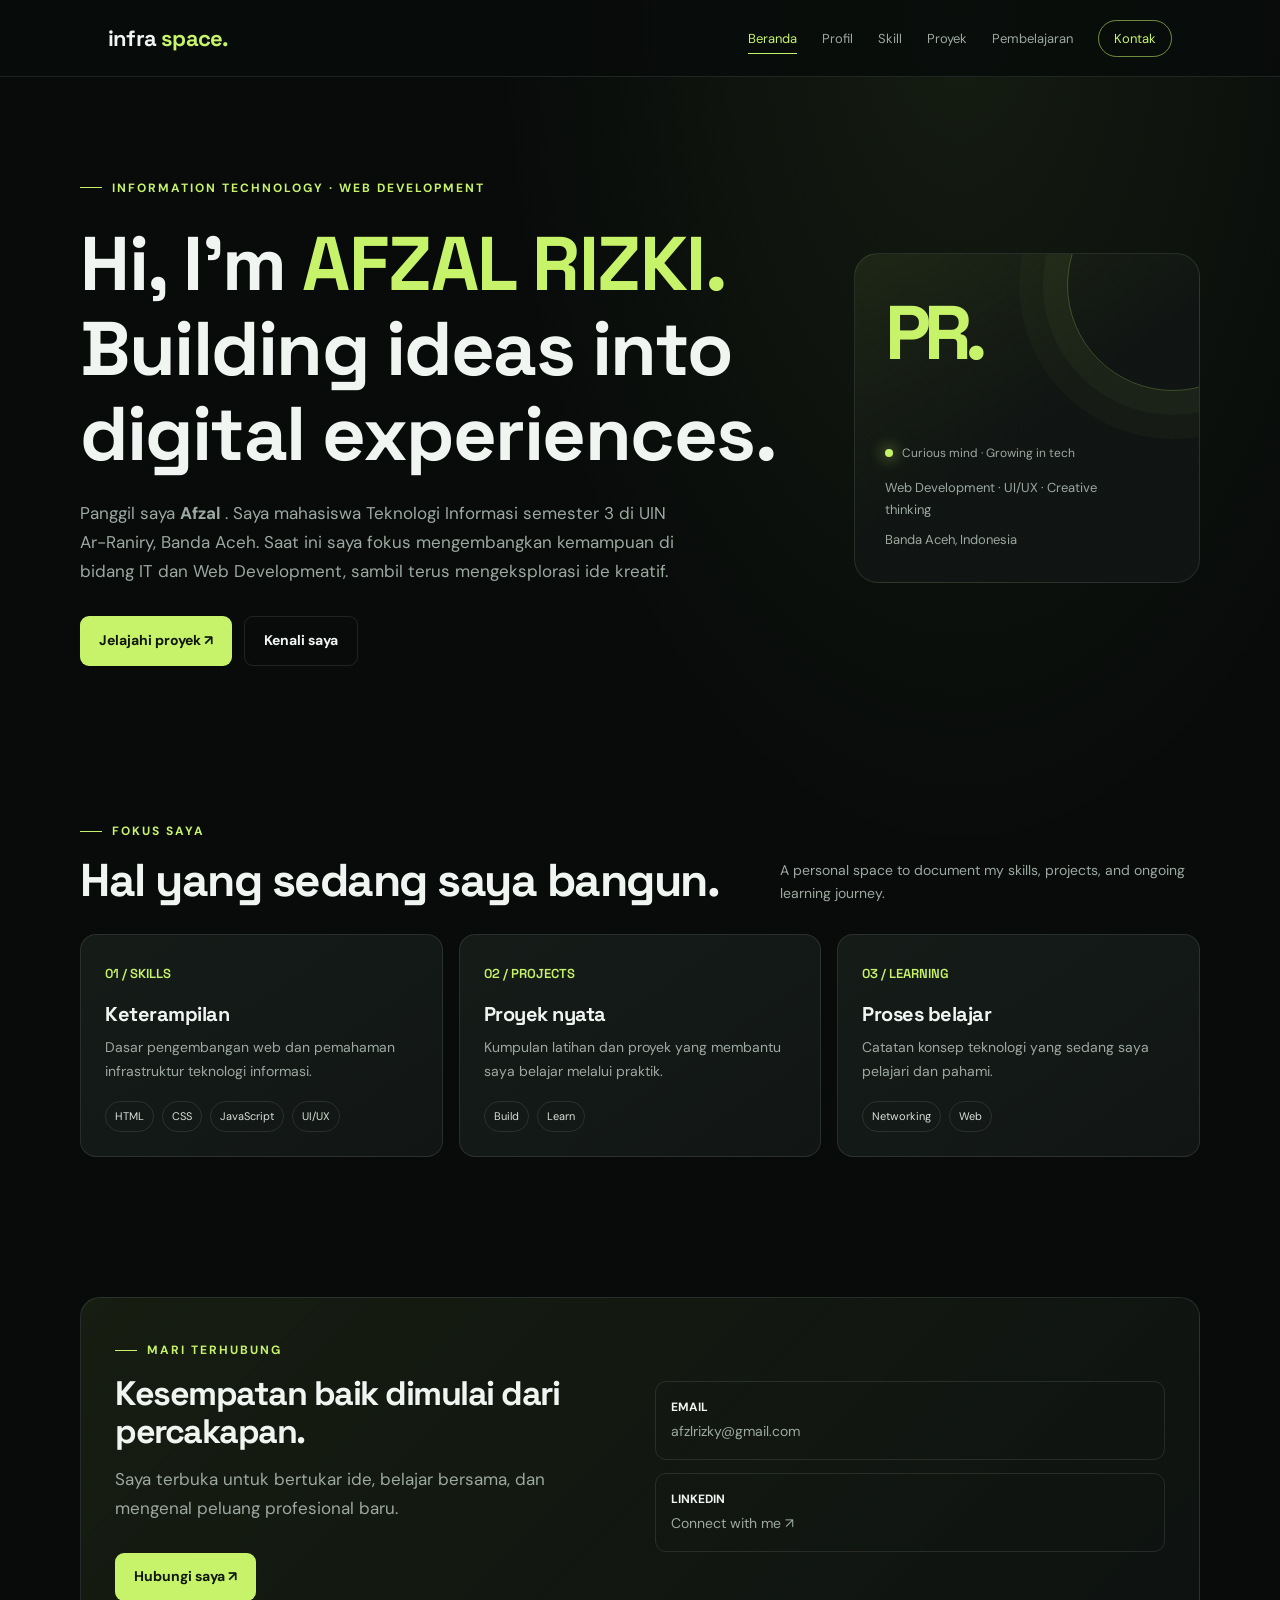
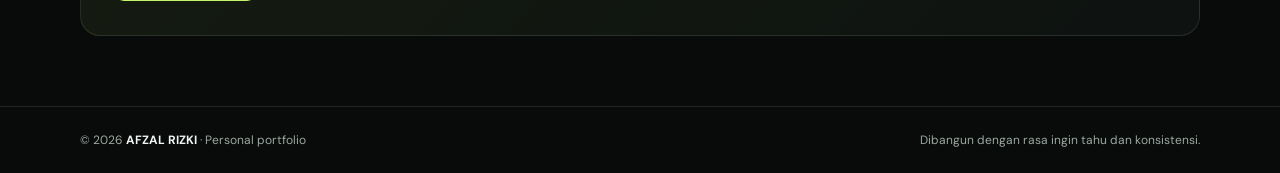
<file: index.html>
<!DOCTYPE html>
<html lang="id">
 <head>
  <meta charset="utf-8"/>
  <meta content="width=device-width, initial-scale=1.0" name="viewport"/>
  <meta content="#080b0a" name="theme-color"/>
  <meta content="Portofolio AFZAL RIZKI &mdash; Information Technology, Web Development, dan kreativitas." name="description"/>
  <title>
   AFZAL RIZKI | Personal Portfolio
  </title>
<link rel="stylesheet" href="style.css">
 </head>
 <body>
  <header class="navbar-wrap">
   <nav class="navbar">
    <a class="logo" href="index.html">
     infra
     <span>
      space.
     </span>
    </a>
    <button aria-expanded="false" aria-label="Buka menu" class="menu-toggle">
     ☰
    </button>
    <ul class="menu">
     <li>
      <a class="aktif" href="index.html">
       Beranda
      </a>
     </li>
     <li>
      <a class="" href="profil.html">
       Profil
      </a>
     </li>
     <li>
      <a class="" href="skill.html">
       Skill
      </a>
     </li>
     <li>
      <a class="" href="proyek.html">
       Proyek
      </a>
     </li>
     <li>
      <a class="" href="materi.html">
       Pembelajaran
      </a>
     </li>
     <li>
      <a class="nav-cta" href="kontak.html">
       Kontak
      </a>
     </li>
    </ul>
   </nav>
  </header>
  <main class="container">
   <section class="hero">
    <div class="reveal">
     <span class="eyebrow">
      Information Technology &middot; Web Development
     </span>
     <h1>
      Hi, I&rsquo;m
      <span>
       AFZAL RIZKI.
      </span>
      <br/>
      Building ideas into digital experiences.
     </h1>
     <p class="lead">
      Panggil saya
      <strong>
       Afzal
      </strong>
      . Saya mahasiswa Teknologi Informasi semester 3 di UIN Ar-Raniry, Banda Aceh. Saat ini saya fokus mengembangkan kemampuan di bidang IT dan Web Development, sambil terus mengeksplorasi ide kreatif.
     </p>
     <div class="actions">
      <a class="button button-primary" href="proyek.html">
       Jelajahi proyek &nearrow;
      </a>
      <a class="button button-secondary" href="profil.html">
       Kenali saya
      </a>
     </div>
    </div>
    <aside class="hero-card reveal">
     <div class="monogram">
      PR.
     </div>
     <div>
      <div class="status">
       Curious mind &middot; Growing in tech
      </div>
      <p class="card-caption" style="margin-top:14px">
       Web Development &middot; UI/UX &middot; Creative thinking
      </p>
      <p class="card-caption" style="margin-top:8px">
       Banda Aceh, Indonesia
      </p>
     </div>
    </aside>
   </section>
   <section class="section">
    <div class="section-head">
     <div>
      <span class="eyebrow">
       Fokus saya
      </span>
      <h2>
       Hal yang sedang saya bangun.
      </h2>
     </div>
     <p>
      A personal space to document my skills, projects, and ongoing learning journey.
     </p>
    </div>
    <div class="grid">
     <a class="panel" href="skill.html">
      <span class="number">
       01 / SKILLS
      </span>
      <h3>
       Keterampilan
      </h3>
      <p>
       Dasar pengembangan web dan pemahaman infrastruktur teknologi informasi.
      </p>
      <div class="tags">
       <span class="tag">
        HTML
       </span>
       <span class="tag">
        CSS
       </span>
       <span class="tag">
        JavaScript
       </span>
       <span class="tag">
        UI/UX
       </span>
      </div>
     </a>
     <a class="panel" href="proyek.html">
      <span class="number">
       02 / PROJECTS
      </span>
      <h3>
       Proyek nyata
      </h3>
      <p>
       Kumpulan latihan dan proyek yang membantu saya belajar melalui praktik.
      </p>
      <div class="tags">
       <span class="tag">
        Build
       </span>
       <span class="tag">
        Learn
       </span>
      </div>
     </a>
     <a class="panel" href="materi.html">
      <span class="number">
       03 / LEARNING
      </span>
      <h3>
       Proses belajar
      </h3>
      <p>
       Catatan konsep teknologi yang sedang saya pelajari dan pahami.
      </p>
      <div class="tags">
       <span class="tag">
        Networking
       </span>
       <span class="tag">
        Web
       </span>
      </div>
     </a>
    </div>
   </section>
   <section class="section">
    <div class="contact-box">
     <div>
      <span class="eyebrow">
       Mari terhubung
      </span>
      <h2>
       Kesempatan baik dimulai dari percakapan.
      </h2>
      <p class="lead">
       Saya terbuka untuk bertukar ide, belajar bersama, dan mengenal peluang profesional baru.
      </p>
      <div class="actions">
       <a class="button button-primary" href="kontak.html">
        Hubungi saya &nearrow;
       </a>
      </div>
     </div>
     <div class="contact-details">
      <a class="contact-link" href="mailto:afzlrizky@gmail.com">
       <strong>
        EMAIL
       </strong>
       afzlrizky@gmail.com
      </a>
      <a class="contact-link" href="https://www.linkedin.com/in/afzal-rizki-b48575414" rel="noopener noreferrer" target="_blank">
       <strong>
        LINKEDIN
       </strong>
       Connect with me &nearrow;
      </a>
     </div>
    </div>
   </section>
  </main>
  <footer class="footer">
   <div class="footer-inner">
    <span>
     &copy; 2026
     <strong>
      AFZAL RIZKI
     </strong>
     &middot; Personal portfolio
    </span>
    <span>
     Dibangun dengan rasa ingin tahu dan konsistensi.
    </span>
   </div>
  </footer>
  <script src="script.js"></script>
  </script>
 </body>
</html>
</file>
<file: style.css>
@import url('https://fonts.googleapis.com/css2?family=DM+Sans:wght@400;500;600;700&family=Space+Grotesk:wght@400;500;600;700&display=swap');
:root {
    --bg:#080b0a;
    --panel:#111614;
    --panel2:#151c18;
    --text:#f1f5f2;
    --muted:#9ca9a1;
    --accent:#c7f36b;
    --line:rgba(255,255,255,.1);
    --max:1120px;
}
* {
    box-sizing:border-box;
    margin:0;
    padding:0;
}
html {
    scroll-behavior:smooth;
    scroll-padding-top:100px;
}
body {
    font-family:'DM Sans',sans-serif;
    background:radial-gradient(ellipse at 75% 0%,rgba(114,153,70,.12),transparent 34%),var(--bg);
    color:var(--text);
    line-height:1.7;
    min-height:100vh;
    opacity:0;
    animation:pageEnter .85s cubic-bezier(.22,1,.36,1) forwards;
    overflow-x:hidden;
}
a {
    color:inherit;
    text-decoration:none;
}
.navbar {
    max-width:var(--max);
    margin:auto;
    padding:24px 28px;
    display:flex;
    align-items:center;
    justify-content:space-between;
    gap:22px;
}
.navbar-wrap {
    border-bottom:1px solid var(--line);
    background:rgba(8,11,10,.82);
    position:sticky;
    top:0;
    z-index:10;
    backdrop-filter:blur(14px);
}
.logo {
    font:700 22px 'Space Grotesk',sans-serif;
    letter-spacing:-.8px;
}
.logo span {
    color:var(--accent);
}
.menu {
    list-style:none;
    display:flex;
    align-items:center;
    gap:25px;
}
.menu a {
    color:var(--muted);
    font-size:13px;
    transition:color .3s ease,background .3s ease,transform .3s ease;
    position:relative;
}
.menu a:not(.nav-cta):after {
    content:'';
    position:absolute;
    left:0;
    right:100%;
    bottom:-7px;
    height:1px;
    background:var(--accent);
    transition:right .35s cubic-bezier(.22,1,.36,1);
}
.menu a:not(.nav-cta):hover:after,.menu a:not(.nav-cta).aktif:after {
    right:0;
}
.menu a:hover,.menu a.aktif {
    color:var(--accent);
}
.menu a.nav-cta {
    border:1px solid rgba(199,243,107,.55);
    border-radius:999px;
    padding:9px 15px;
    color:var(--accent);
}
.menu-toggle {
    display:none;
    background:transparent;
    border:1px solid var(--line);
    color:var(--text);
    border-radius:9px;
    padding:8px 12px;
    font-size:18px;
}
.container {
    width:min(var(--max),100% - 48px);
    margin:0 auto;
}
.hero {
    min-height:74vh;
    display:grid;
    grid-template-columns:1.35fr .65fr;
    align-items:center;
    gap:55px;
    padding:90px 0 75px;
}
.eyebrow {
    display:inline-flex;
    align-items:center;
    gap:10px;
    color:var(--accent);
    font-size:12px;
    letter-spacing:2px;
    text-transform:uppercase;
    font-weight:700;
}
.eyebrow:before {
    content:'';
    width:22px;
    height:1px;
    background:var(--accent);
}
h1,h2,h3 {
    font-family:'Space Grotesk',sans-serif;
    letter-spacing:-1.5px;
    line-height:1.12;
}
h1 {
    font-size:clamp(42px,6vw,76px);
    margin:23px 0;
}
h1 span {
    color:var(--accent);
}
.lead {
    color:var(--muted);
    font-size:17px;
    max-width:610px;
}
.actions {
    display:flex;
    flex-wrap:wrap;
    gap:12px;
    margin-top:30px;
}
.button {
    display:inline-flex;
    align-items:center;
    justify-content:center;
    gap:9px;
    padding:12px 19px;
    border-radius:9px;
    font-size:14px;
    font-weight:700;
    transition:transform .35s cubic-bezier(.22,1,.36,1),background .35s ease,box-shadow .35s ease;
}
.button:hover {
    transform:translateY(-4px);
    box-shadow:0 12px 30px rgba(199,243,107,.12);
}
.button:active {
    transform:translateY(-1px) scale(.98);
}
.button-primary {
    background:var(--accent);
    color:#11170b;
}
.button-secondary {
    border:1px solid var(--line);
    color:var(--text);
}
.hero-card {
    border:1px solid var(--line);
    background:linear-gradient(145deg,rgba(199,243,107,.08),rgba(17,22,20,.9) 50%);
    border-radius:24px;
    padding:30px;
    min-height:330px;
    display:flex;
    flex-direction:column;
    justify-content:space-between;
    position:relative;
    overflow:hidden;
}
.hero-card:after {
    content:'';
    position:absolute;
    width:210px;
    height:210px;
    border:1px solid rgba(199,243,107,.25);
    border-radius:50%;
    right:-80px;
    top:-75px;
    box-shadow:0 0 0 24px rgba(199,243,107,.035),0 0 0 48px rgba(199,243,107,.025);
}
.monogram {
    font:700 76px 'Space Grotesk',sans-serif;
    color:var(--accent);
    letter-spacing:-7px;
}
.status {
    font-size:12px;
    color:var(--muted);
    display:flex;
    align-items:center;
    gap:9px;
}
.status:before {
    content:'';
    width:8px;
    height:8px;
    border-radius:50%;
    background:var(--accent);
    box-shadow:0 0 15px var(--accent);
}
.card-caption {
    font-size:13px;
    color:var(--muted);
    max-width:240px;
}
.section {
    padding:70px 0;
}
.section-head {
    display:flex;
    justify-content:space-between;
    align-items:end;
    gap:24px;
    margin-bottom:28px;
}
.section-head h2,.page-head h1 {
    font-size:clamp(30px,4vw,46px);
    margin-top:13px;
}
.section-head p {
    max-width:420px;
    color:var(--muted);
    font-size:14px;
}
.grid {
    display:grid;
    grid-template-columns:repeat(3,1fr);
    gap:16px;
}
.panel {
    background:linear-gradient(145deg,var(--panel2),var(--panel));
    border:1px solid var(--line);
    border-radius:16px;
    padding:24px;
    transition:border-color .4s ease,transform .45s cubic-bezier(.22,1,.36,1),box-shadow .4s ease;
}
.panel:hover {
    border-color:rgba(199,243,107,.5);
    transform:translateY(-7px);
    box-shadow:0 18px 42px rgba(0,0,0,.22);
}
.panel .number {
    font:600 13px 'Space Grotesk',sans-serif;
    color:var(--accent);
}
.panel h3 {
    font-size:20px;
    margin:17px 0 10px;
    letter-spacing:-.5px;
}
.panel p {
    font-size:14px;
    color:var(--muted);
}
.tags {
    display:flex;
    flex-wrap:wrap;
    gap:8px;
    margin-top:18px;
}
.tag {
    font-size:11px;
    color:#d8e1da;
    border:1px solid var(--line);
    padding:5px 9px;
    border-radius:999px;
}
.page-head {
    padding:76px 0 28px;
}
.page-head .lead {
    margin-top:15px;
}
.content {
    padding-bottom:80px;
}
.two-col {
    display:grid;
    grid-template-columns:1fr 1fr;
    gap:18px;
}
.list {
    display:grid;
    gap:12px;
}
.list-item {
    display:flex;
    gap:15px;
    padding:17px 0;
    border-bottom:1px solid var(--line);
}
.list-item strong {
    display:block;
}
.list-item p {
    font-size:14px;
    color:var(--muted);
}
.bullet {
    flex:none;
    width:34px;
    height:34px;
    border:1px solid rgba(199,243,107,.3);
    border-radius:10px;
    display:grid;
    place-items:center;
    color:var(--accent);
}
.skill-list {
    display:grid;
    gap:18px;
}
.skill-top {
    display:flex;
    justify-content:space-between;
    gap:15px;
    font-size:14px;
    margin-bottom:8px;
}
.skill-top span:last-child {
    color:var(--muted);
    font-size:12px;
}
.skill-track {
    height:5px;
    background:#252d28;
    border-radius:99px;
    overflow:hidden;
}
.skill-fill {
    height:100%;
    background:var(--accent);
    border-radius:99px;
}
.contact-box {
    display:grid;
    grid-template-columns:1fr 1fr;
    gap:30px;
    padding:34px;
    border:1px solid var(--line);
    border-radius:20px;
    background:linear-gradient(135deg,rgba(199,243,107,.08),rgba(17,22,20,.7));
}
.contact-box h2 {
    font-size:34px;
    margin:14px 0;
}
.contact-details {
    display:grid;
    gap:13px;
    align-content:center;
}
.contact-link {
    padding:15px;
    border:1px solid var(--line);
    border-radius:11px;
    color:var(--muted);
    font-size:14px;
    overflow-wrap:anywhere;
}
.contact-link strong {
    display:block;
    color:var(--text);
    font-size:12px;
    margin-bottom:3px;
}
.footer {
    border-top:1px solid var(--line);
    padding:23px 24px;
    color:var(--muted);
    font-size:12px;
}
.footer-inner {
    max-width:var(--max);
    margin:auto;
    display:flex;
    justify-content:space-between;
    gap:16px;
    flex-wrap:wrap;
}
.footer strong {
    color:var(--text);
}
.note {
    border-left:2px solid var(--accent);
    padding:14px 18px;
    background:rgba(199,243,107,.05);
    color:var(--muted);
    font-size:13px;
    margin-top:24px;
}
.reveal {
    opacity:0;
    transform:translateY(28px) scale(.985);
    transition:opacity .8s cubic-bezier(.22,1,.36,1),transform .8s cubic-bezier(.22,1,.36,1);
}
.reveal.is-visible {
    opacity:1;
    transform:translateY(0) scale(1);
}
.grid .panel:nth-child(2) {
    transition-delay:.1s;
}
.grid .panel:nth-child(3) {
    transition-delay:.2s;
}
.page-leaving {
    animation:pageExit .35s cubic-bezier(.4,0,1,1) forwards!important;
    pointer-events:none;
}
.transition-overlay {
    position:fixed;
    inset:0;
    z-index:9999;
    background:var(--accent);
    transform:scaleY(0);
    transform-origin:bottom;
    pointer-events:none;
}
.transition-overlay.active {
    animation:wipeIn .55s cubic-bezier(.76,0,.24,1) forwards;
}
@keyframes pageEnter {
    from {
        opacity:0;
        transform:translateY(10px);
        filter:blur(5px);
    }
    to {
        opacity:1;
        transform:translateY(0);
        filter:blur(0);
    }
}
@keyframes pageExit {
    to {
        opacity:0;
        transform:translateY(-8px);
        filter:blur(4px);
    }
}
@keyframes wipeIn {
    0% {
        transform:scaleY(0);
        transform-origin:bottom;
    }
    45% {
        transform:scaleY(1);
        transform-origin:bottom;
    }
    55% {
        transform:scaleY(1);
        transform-origin:top;
    }
    100% {
        transform:scaleY(0);
        transform-origin:top;
    }
}
@keyframes rise {
    from {
        opacity:0;
        transform:translateY(12px);
    }
    to {
        opacity:1;
        transform:translateY(0);
    }
}
@media(prefers-reduced-motion:reduce) {
    *,*::before,*::after {
        scroll-behavior:auto!important;
        animation-duration:.01ms!important;
        animation-iteration-count:1!important;
        transition-duration:.01ms!important;
    }
}
@media(max-width:760px) {
    .navbar {
        padding:18px 22px;
        flex-wrap:wrap;
    }
    .menu-toggle {
        display:block;
    }
    .menu {
        display:none;
        width:100%;
        flex-direction:column;
        align-items:stretch;
        gap:0;
        padding:8px 0;
    }
    .menu.menu-terbuka {
        display:flex;
    }
    .menu li {
        padding:10px 0;
    }
    .menu a.nav-cta {
        display:inline-block;
        width:max-content;
    }
    .container {
        width:min(var(--max),100% - 36px);
    }
    .hero {
        grid-template-columns:1fr;
        gap:30px;
        padding:65px 0;
    }
    .hero-card {
        min-height:250px;
    }
    .monogram {
        font-size:62px;
    }
    .grid {
        grid-template-columns:1fr;
    }
    .section {
        padding:48px 0;
    }
    .section-head {
        align-items:start;
        flex-direction:column;
    }
    .two-col,.contact-box {
        grid-template-columns:1fr;
    }
    .page-head {
        padding-top:54px;
    }
    h1 {
        font-size:46px;
    }
}
/* Personalized portfolio refinements */
.contact-link[href] {
    transition:border-color .3s ease,transform .3s ease,color .3s ease;
}
.contact-link[href]:hover {
    border-color:rgba(199,243,107,.55);
    transform:translateX(4px);
    color:var(--text);
}
@media(min-width:761px) {
    .content:has(.grid:only-child) .grid {
        grid-template-columns:repeat(auto-fit,minmax(260px,1fr));
    }
}
</file>
